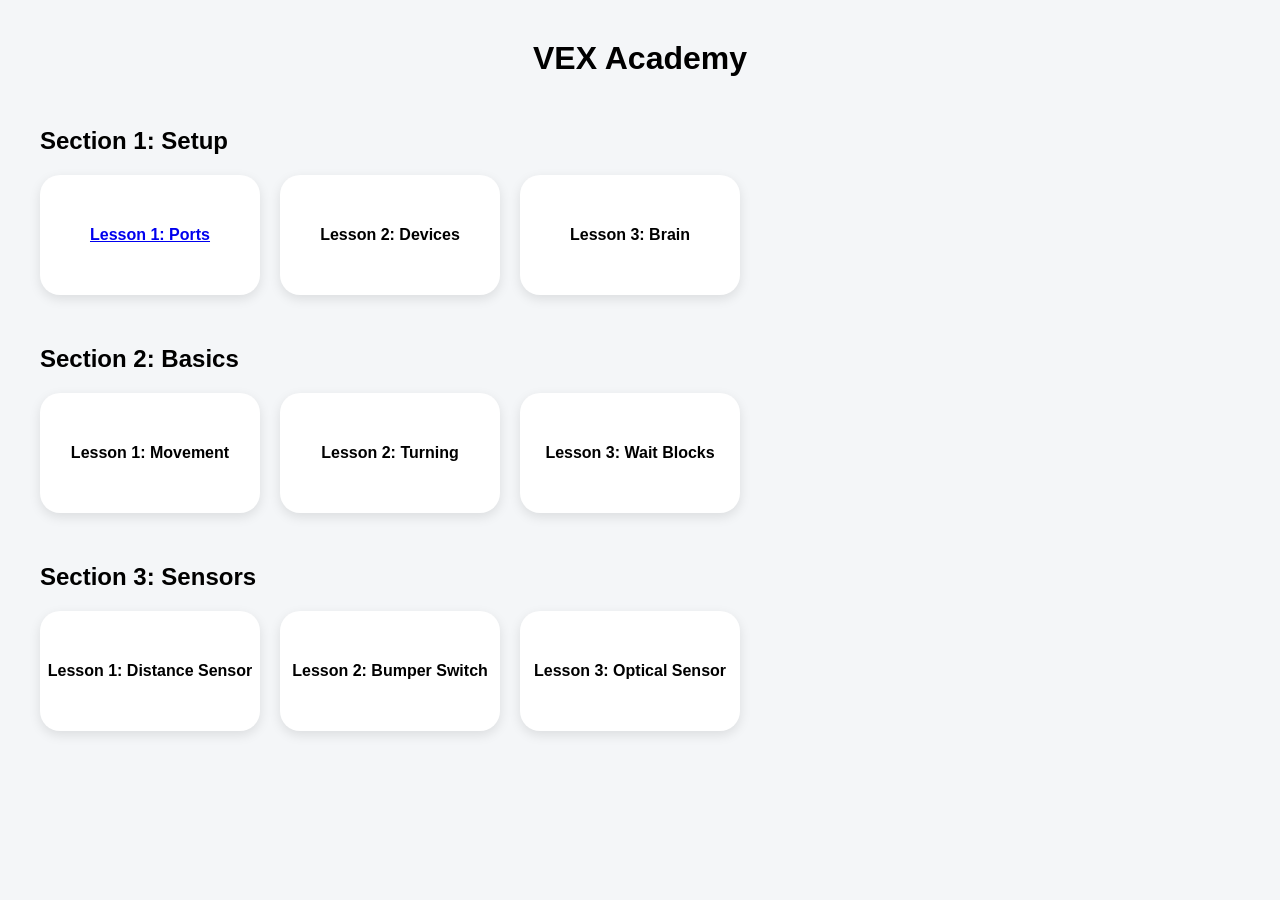
<file: index.html>
<!DOCTYPE html>
<html>
<head>
    <title>VEX Academy</title>
    <link rel="stylesheet" href="style.css">
</head>
<body>

    <h1 class="title">VEX Academy</h1>

    <!-- Section 1 -->
    <div class="section">

        <h2>Section 1: Setup</h2>

        <div class="lesson-container">

            <a href="ports.html" class="lesson-card">
                Lesson 1: Ports
            </a>
            <div class="lesson-card">
                Lesson 2: Devices
            </div>

            <div class="lesson-card">
                Lesson 3: Brain
            </div>

        </div>

    </div>

    <!-- Section 2 -->
    <div class="section">

        <h2>Section 2: Basics</h2>

        <div class="lesson-container">

            <div class="lesson-card">
                Lesson 1: Movement
            </div>

            <div class="lesson-card">
                Lesson 2: Turning
            </div>

            <div class="lesson-card">
                Lesson 3: Wait Blocks
            </div>

        </div>

    </div>

    <!-- Section 3 -->
    <div class="section">

        <h2>Section 3: Sensors</h2>

        <div class="lesson-container">

            <div class="lesson-card">
                Lesson 1: Distance Sensor
            </div>

            <div class="lesson-card">
                Lesson 2: Bumper Switch
            </div>

            <div class="lesson-card">
                Lesson 3: Optical Sensor
            </div>

        </div>

    </div>

</body>
</html>
</file>
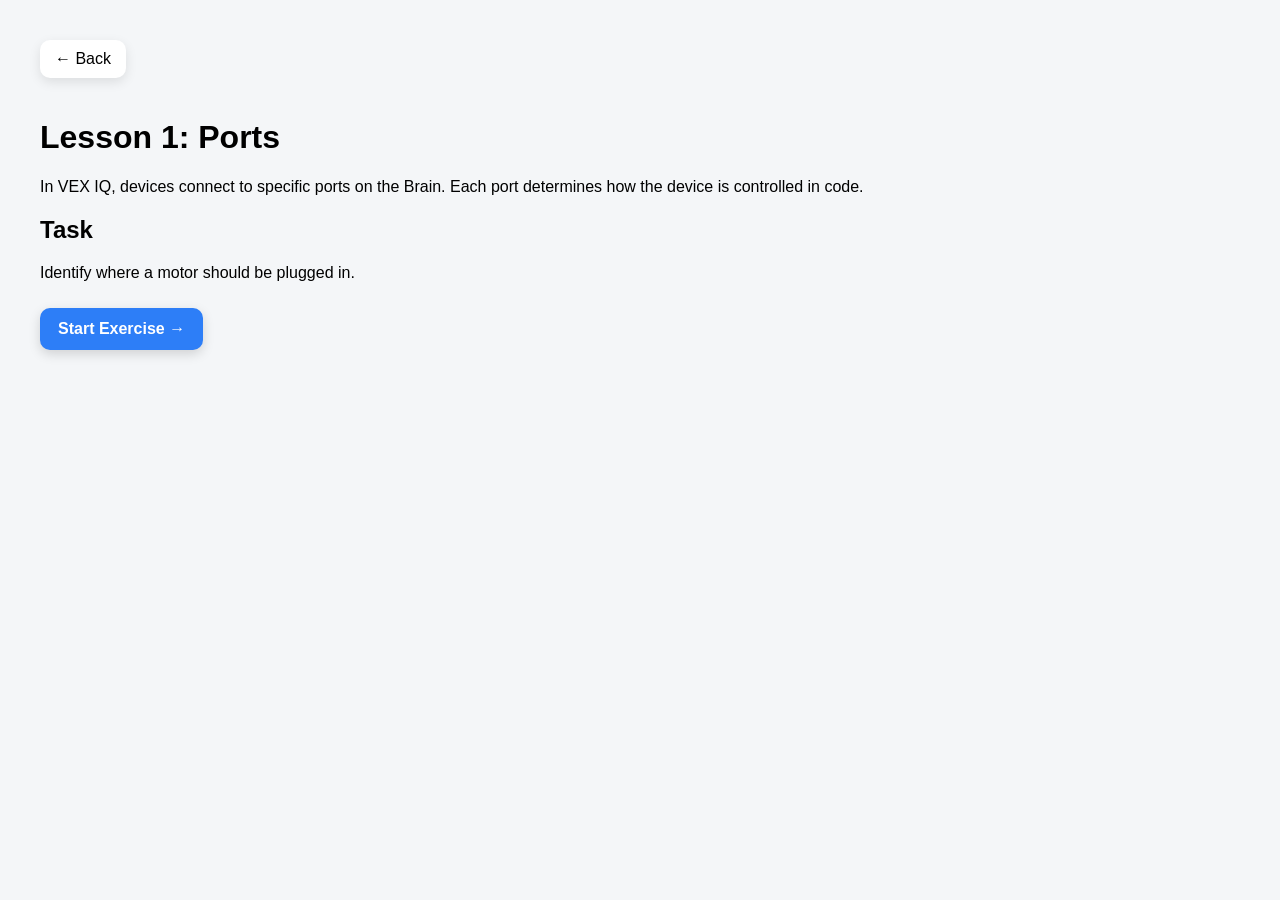
<file: ports.html>
<!DOCTYPE html>
<html>
<head>
    <title>Lesson 1: Ports</title>
    <link rel="stylesheet" href="style.css">
</head>
<body>

<a href="index.html" class="back-button">← Back</a>

<h1>Lesson 1: Ports</h1>

<p>
In VEX IQ, devices connect to specific ports on the Brain.
Each port determines how the device is controlled in code.
</p>

<h2>Task</h2>

<p>
Identify where a motor should be plugged in.
</p>

<a href="portsexercise.html" class="start-button">
    Start Exercise →
</a>

</body>
</html>
</file>
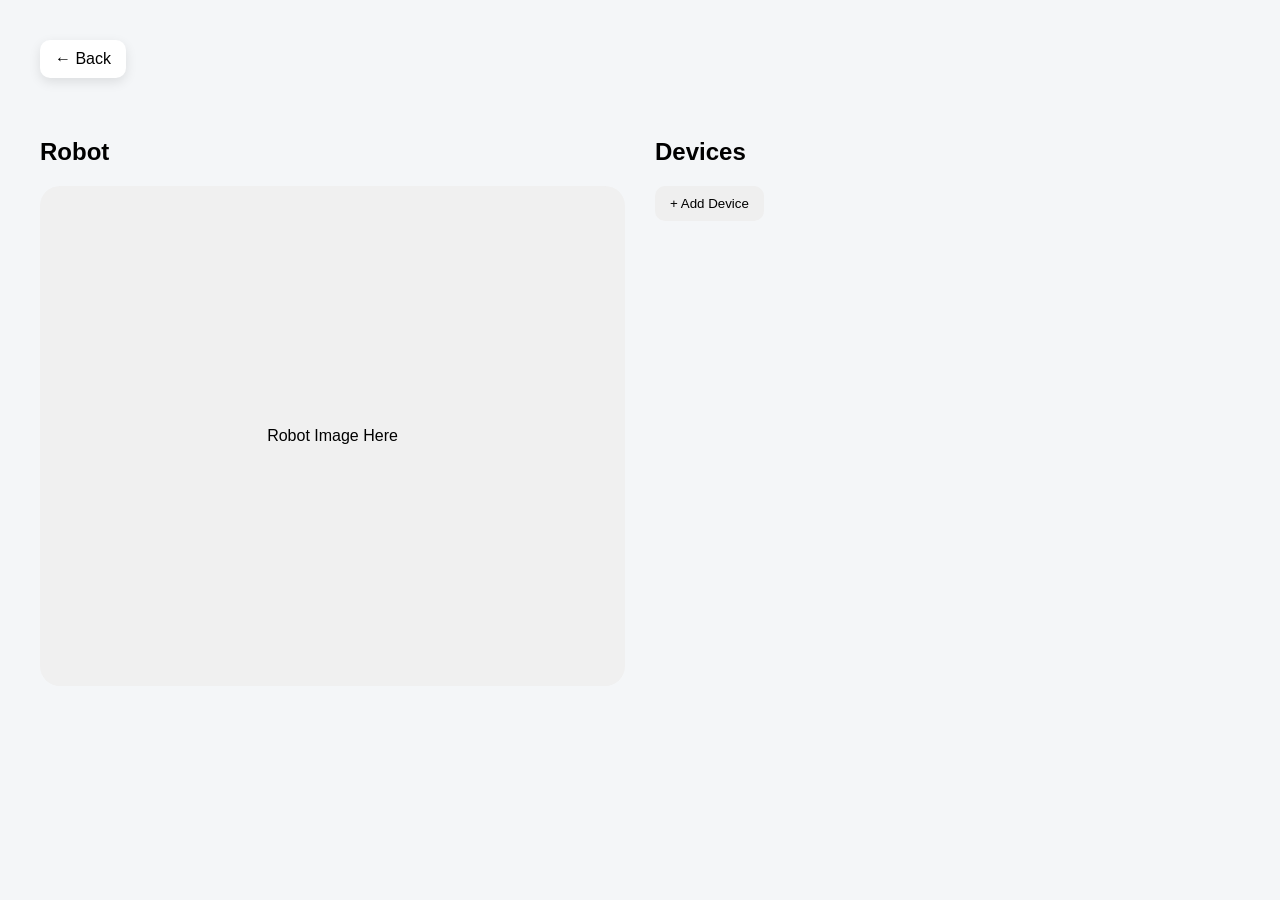
<file: portsexercise.html>
<!DOCTYPE html>
<html>
<head>
    <title>Port Exercise</title>
    <link rel="stylesheet" href="style.css">
</head>
<body>
    <a href="ports.html" class="back-button">← Back</a>
    
    <div class="exercise-layout">
    
        <div class="robot-panel">
            <h2>Robot</h2>
            <div class="robot-placeholder">
                Robot Image Here
            </div>
        </div>
    
        <div class="devices-panel">
    
            <h2>Devices</h2>
    
            <button id="addDeviceBtn">+ Add Device</button>

            <div id="deviceSelector" class="hidden">
            
                <h3>Select Device</h3>
            
                <button class="device-option">Drivetrain</button>
                <button class="device-option">Motor</button>
                <button class="device-option">Distance Sensor</button>
                <button class="device-option">Optical Sensor</button>
                <button class="device-option">Touch LED</button>
                <button class="device-option">Bumper</button>
            
            </div>

            <div id="portSelector" class="hidden">
            
                <h3>Select Port</h3>
            
                <div class="port-grid">
            
                    <button class="port-btn">1</button>
                    <button class="port-btn">2</button>
                    <button class="port-btn">3</button>
                    <button class="port-btn">4</button>
            
                    <button class="port-btn">5</button>
                    <button class="port-btn">6</button>
                    <button class="port-btn">7</button>
                    <button class="port-btn">8</button>
            
                    <button class="port-btn">9</button>
                    <button class="port-btn">10</button>
                    <button class="port-btn">11</button>
                    <button class="port-btn">12</button>
            
                </div>
            
            </div>
    
            <div id="deviceList"></div>
    
        </div>
    
    </div>
    <script src="script.js"></script>
</body>
</html>
</file>
<file: style.css>
body {
    font-family: Arial, sans-serif;
    background-color: #f4f6f8;
    margin: 40px;
}

.title {
    text-align: center;
    margin-bottom: 50px;
}

.section {
    margin-bottom: 50px;
}

.lesson-container {
    display: flex;
    gap: 20px;
    flex-wrap: wrap;
}

.lesson-card {
    width: 220px;
    height: 120px;

    background-color: white;

    border-radius: 20px;

    display: flex;
    justify-content: center;
    align-items: center;

    font-weight: bold;

    box-shadow: 0 4px 12px rgba(0,0,0,0.1);

    transition: 0.2s;
}

.lesson-card:hover {
    transform: translateY(-5px);
    cursor: pointer;
}

.back-button {
    display: inline-block;
    margin-bottom: 20px;
    padding: 10px 15px;
    background: white;
    border-radius: 10px;
    text-decoration: none;
    color: black;
    box-shadow: 0 4px 12px rgba(0,0,0,0.1);
}
.start-button {
    display: inline-block;
    margin-top: 10px;
    padding: 12px 18px;
    background: #2d7ef7;
    color: white;
    text-decoration: none;
    border-radius: 10px;
    font-weight: bold;
    box-shadow: 0 4px 12px rgba(0,0,0,0.15);
    transition: 0.2s;
}

.start-button:hover {
    transform: translateY(-2px);
    background: #1f66d6;
}

.exercise-layout {
    display: flex;
    gap: 30px;
    margin-top: 20px;
}

.robot-panel {
    width: 50%;
}

.devices-panel {
    width: 50%;
}

.robot-placeholder {
    height: 500px;
    border-radius: 20px;
    background: #f0f0f0;

    display: flex;
    justify-content: center;
    align-items: center;
}

#addDeviceBtn {
    padding: 10px 15px;
    border: none;
    border-radius: 10px;
    cursor: pointer;
}

.device-card {
    background: white;
    border-radius: 12px;
    padding: 12px;
    margin-top: 10px;
    box-shadow: 0 2px 8px rgba(0,0,0,0.1);
}

.hidden {
    display: none;
}

#deviceSelector {
    margin-top: 15px;
}

.device-option {
    display: block;
    width: 100%;
    margin-top: 8px;
    padding: 12px;

    border: none;
    border-radius: 10px;

    cursor: pointer;
}

.port-grid {
    display: grid;
    grid-template-columns: repeat(4, 1fr);
    gap: 10px;
    margin-top: 10px;
}

.port-btn {
    padding: 15px;
    border: none;
    border-radius: 10px;
    cursor: pointer;
}
</file>
